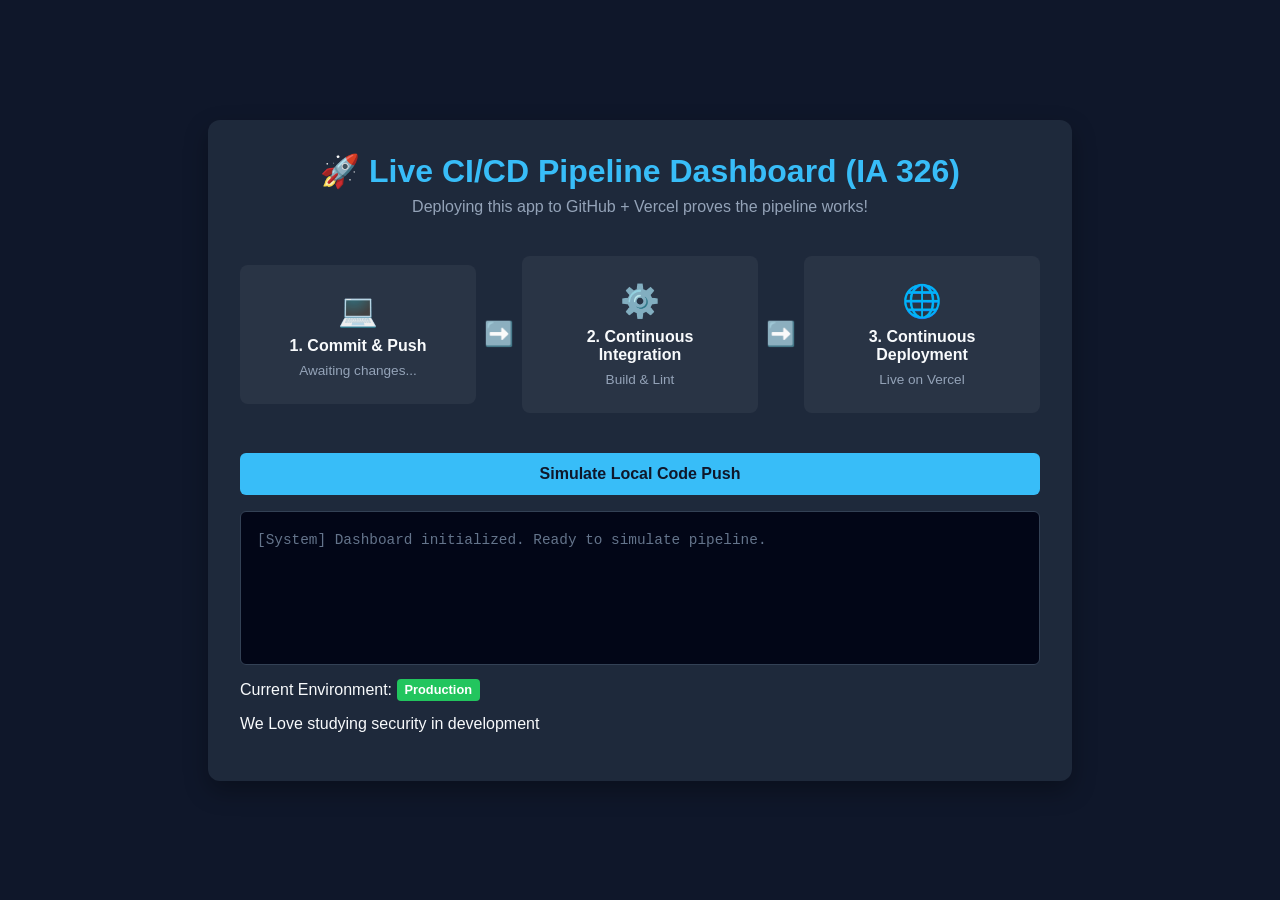
<file: index.html>
<!DOCTYPE html>
<html lang="en">
<head>
    <meta charset="UTF-8">
    <meta name="viewport" content="width=device-width, initial-scale=1.0">
    <title>CI/CD Pipeline Showcase (IA 326) </title>
    <link rel="stylesheet" href="style.css">
</head>
<body>
    <div class="container">
        <header>
            <h1>🚀 Live CI/CD Pipeline Dashboard (IA 326) </h1>
            <p>Deploying this app to GitHub + Vercel proves the pipeline works!</p>
        </header>

        <main>
            <section class="pipeline-visual">
                <div class="stage" id="stage-git">
                    <div class="icon">💻</div>
                    <h3>1. Commit & Push</h3>
                    <p class="status-text">Awaiting changes...</p>
                </div>
                <div class="arrow">➡️</div>
                <div class="stage" id="stage-ci">
                    <div class="icon">⚙️</div>
                    <h3>2. Continuous Integration</h3>
                    <p class="status-text">Build & Lint</p>
                </div>
                <div class="arrow">➡️</div>
                <div class="stage" id="stage-cd">
                    <div class="icon">🌐</div>
                    <h3>3. Continuous Deployment</h3>
                    <p class="status-text">Live on Vercel</p>
                </div>
            </section>

            <section class="controls">
                <button id="simulate-btn">Simulate Local Code Push</button>
                <div id="log-console">
                    <p class="system-msg">[System] Dashboard initialized. Ready to simulate pipeline.</p>
                </div>
            </section>
        </main>

        <footer>
            <p>Current Environment: <span class="badge production">Production</span></p>
            <p>We Love studying security in development</p>
        </footer>
    </div>
    <script src="script.js"></script>
</body>
</html>
</file>
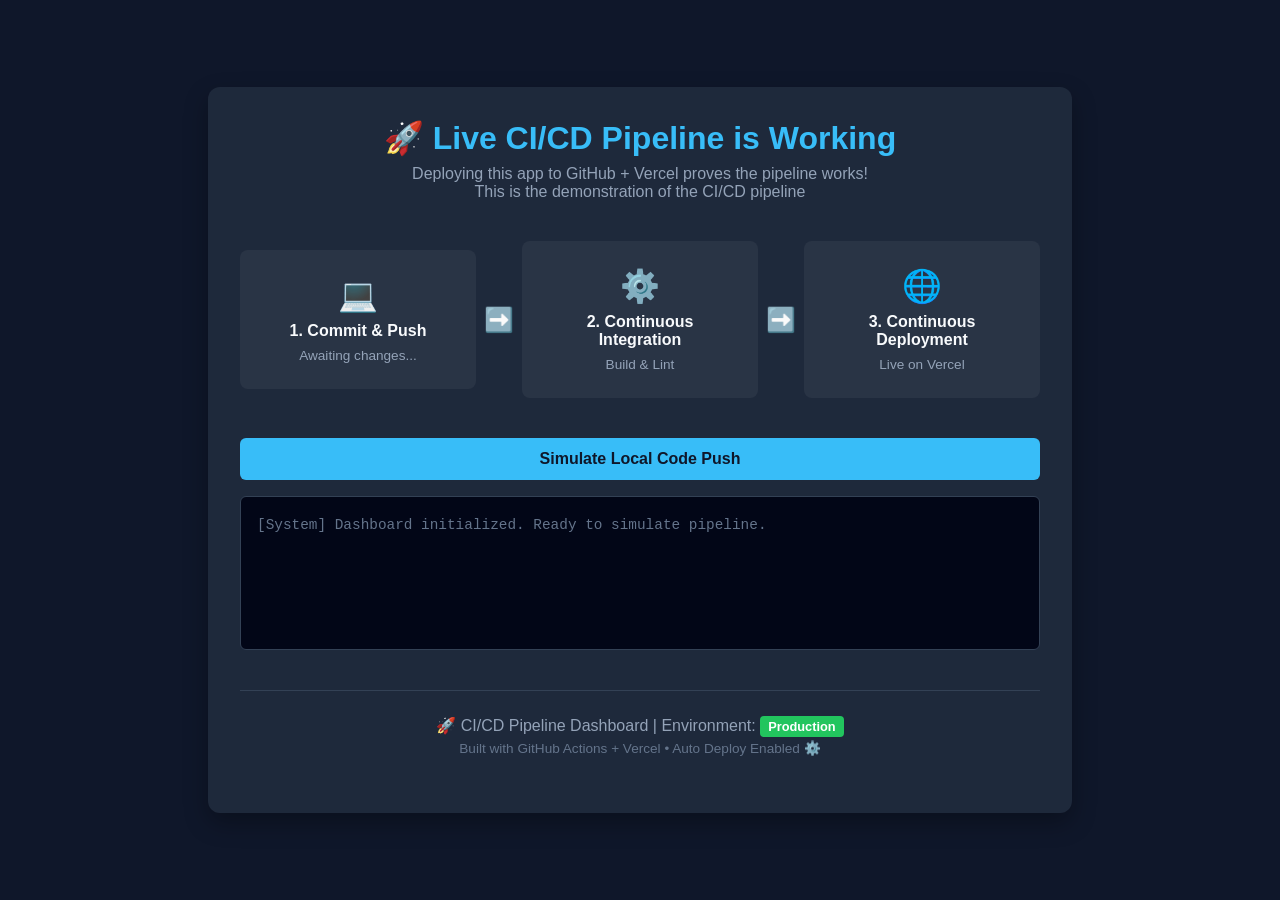
<file: ci-cd-main/index.html>
<!DOCTYPE html>
<html lang="en">
<head>
    <meta charset="UTF-8">
    <meta name="viewport" content="width=device-width, initial-scale=1.0">
    <title>CI/CD Pipeline Showcase</title>
    <link rel="stylesheet" href="style.css">
</head>
<body>
    <div class="container">
        <header>
        <h1>🚀 Live CI/CD Pipeline is Working</h1>
            <p>Deploying this app to GitHub + Vercel proves the pipeline works!</p>
            <p>This is the demonstration of the CI/CD pipeline</p>
        </header>

        <main>
            <section class="pipeline-visual">
                <div class="stage" id="stage-git">
                    <div class="icon">💻</div>
                    <h3>1. Commit & Push</h3>
                    <p class="status-text">Awaiting changes...</p>
                </div>
                <div class="arrow">➡️</div>
                <div class="stage" id="stage-ci">
                    <div class="icon">⚙️</div>
                    <h3>2. Continuous Integration</h3>
                    <p class="status-text">Build & Lint</p>
                </div>
                <div class="arrow">➡️</div>
                <div class="stage" id="stage-cd">
                    <div class="icon">🌐</div>
                    <h3>3. Continuous Deployment</h3>
                    <p class="status-text">Live on Vercel</p>
                </div>
            </section>

            <section class="controls">
                <button id="simulate-btn">Simulate Local Code Push</button>
                <div id="log-console">
                    <p class="system-msg">[System] Dashboard initialized. Ready to simulate pipeline.</p>
                </div>
            </section>
        </main>

       <footer class="footer">
    <div class="footer-content">
        <p>
            🚀 CI/CD Pipeline Dashboard |
            Environment:
            <span class="badge production">Production</span>
        </p>

        <p class="footer-subtext">
            Built with GitHub Actions + Vercel • Auto Deploy Enabled ⚙️
        </p>
    </div>
</footer>
    </div>
    <script src="script.js"></script>
</body>



</html>
</file>
<file: style.css>
:root {
    --bg-color: #0f172a;
    --card-bg: #1e293b;
    --text-main: #f8fafc;
    --text-muted: #94a3b8;
    --accent: #38bdf8;
    --success: #22c55e;
}

body {
    margin: 0;
    font-family: 'Segoe UI', Tahoma, Geneva, Verdana, sans-serif;
    background-color: var(--bg-color);
    color: var(--text-main);
    display: flex;
    justify-content: center;
    align-items: center;
    min-height: 100vh;
}

.container {
    width: 90%;
    max-width: 800px;
    background: var(--card-bg);
    padding: 2rem;
    border-radius: 12px;
    box-shadow: 0 10px 25px rgba(0,0,0,0.3);
}

header {
    text-align: center;
    margin-bottom: 2.5rem;
}

header h1 {
    margin: 0 0 0.5rem 0;
    color: var(--accent);
}

header p {
    color: var(--text-muted);
    margin: 0;
}

.pipeline-visual {
    display: flex;
    justify-content: space-between;
    align-items: center;
    margin-bottom: 2.5rem;
    flex-wrap: wrap;
}

.stage {
    background: rgba(255, 255, 255, 0.05);
    border: 2px solid transparent;
    padding: 1.5rem;
    border-radius: 8px;
    text-align: center;
    flex: 1;
    min-width: 160px;
    transition: all 0.3s ease;
}

.stage.active {
    border-color: var(--accent);
    background: rgba(56, 189, 248, 0.1);
}

.stage.success {
    border-color: var(--success);
    background: rgba(34, 197, 94, 0.1);
}

.stage .icon {
    font-size: 2rem;
    margin-bottom: 0.5rem;
}

.stage h3 {
    margin: 0 0 0.5rem 0;
    font-size: 1rem;
}

.stage p {
    margin: 0;
    font-size: 0.85rem;
    color: var(--text-muted);
}

.arrow {
    font-size: 1.5rem;
    color: var(--text-muted);
    padding: 0 0.5rem;
}

.controls {
    display: flex;
    flex-direction: column;
    gap: 1rem;
}

button {
    background: var(--accent);
    color: var(--bg-color);
    border: none;
    padding: 0.75rem 1.5rem;
    font-size: 1rem;
    font-weight: bold;
    border-radius: 6px;
    cursor: pointer;
    transition: background 0.2s;
}

button:hover {
    background: #7dd3fc;
}

button:disabled {
    background: var(--text-muted);
    cursor: not-allowed;
}

#log-console {
    background: #020617;
    border-radius: 6px;
    padding: 1rem;
    font-family: 'Courier New', Courier, monospace;
    font-size: 0.9rem;
    height: 120px;
    overflow-y: auto;
    border: 1px solid #334155;
}

#log-console p {
    margin: 0.25rem 0;
}

.system-msg { color: #64748b; }
.info-msg { color: #38bdf8; }
.success-msg { color: #22c55e; }

.badge {
    background: var(--success);
    color: white;
    padding: 0.2rem 0.5rem;
    border-radius: 4px;
    font-size: 0.8rem;
    font-weight: bold;
}
</file>
<file: ci-cd-main/style.css>
:root {
    --bg-color: #0f172a;
    --card-bg: #1e293b;
    --text-main: #f8fafc;
    --text-muted: #94a3b8;
    --accent: #38bdf8;
    --success: #22c55e;
}

body {
    margin: 0;
    font-family: 'Segoe UI', Tahoma, Geneva, Verdana, sans-serif;
    background-color: var(--bg-color);
    color: var(--text-main);
    display: flex;
    justify-content: center;
    align-items: center;
    min-height: 100vh;
}

.container {
    width: 90%;
    max-width: 800px;
    background: var(--card-bg);
    padding: 2rem;
    border-radius: 12px;
    box-shadow: 0 10px 25px rgba(0,0,0,0.3);
}

header {
    text-align: center;
    margin-bottom: 2.5rem;
}

header h1 {
    margin: 0 0 0.5rem 0;
    color: var(--accent);
}

header p {
    color: var(--text-muted);
    margin: 0;
}

.pipeline-visual {
    display: flex;
    justify-content: space-between;
    align-items: center;
    margin-bottom: 2.5rem;
    flex-wrap: wrap;
}

.stage {
    background: rgba(255, 255, 255, 0.05);
    border: 2px solid transparent;
    padding: 1.5rem;
    border-radius: 8px;
    text-align: center;
    flex: 1;
    min-width: 160px;
    transition: all 0.3s ease;
}

.stage.active {
    border-color: var(--accent);
    background: rgba(56, 189, 248, 0.1);
}

.stage.success {
    border-color: var(--success);
    background: rgba(34, 197, 94, 0.1);
}

.stage .icon {
    font-size: 2rem;
    margin-bottom: 0.5rem;
}

.stage h3 {
    margin: 0 0 0.5rem 0;
    font-size: 1rem;
}

.stage p {
    margin: 0;
    font-size: 0.85rem;
    color: var(--text-muted);
}

.arrow {
    font-size: 1.5rem;
    color: var(--text-muted);
    padding: 0 0.5rem;
}

.controls {
    display: flex;
    flex-direction: column;
    gap: 1rem;
}

button {
    background: var(--accent);
    color: var(--bg-color);
    border: none;
    padding: 0.75rem 1.5rem;
    font-size: 1rem;
    font-weight: bold;
    border-radius: 6px;
    cursor: pointer;
    transition: background 0.2s;
}

button:hover {
    background: #7dd3fc;
}

button:disabled {
    background: var(--text-muted);
    cursor: not-allowed;
}

#log-console {
    background: #020617;
    border-radius: 6px;
    padding: 1rem;
    font-family: 'Courier New', Courier, monospace;
    font-size: 0.9rem;
    height: 120px;
    overflow-y: auto;
    border: 1px solid #334155;
}

#log-console p {
    margin: 0.25rem 0;
}

.system-msg { color: #64748b; }
.info-msg { color: #38bdf8; }
.success-msg { color: #22c55e; }

.badge {
    background: var(--success);
    color: white;
    padding: 0.2rem 0.5rem;
    border-radius: 4px;
    font-size: 0.8rem;
    font-weight: bold;
}

.footer {
    margin-top: 40px;
    padding: 20px;
    border-top: 1px solid #334155;
    text-align: center;
    color: var(--text-muted);
}

.footer-content p {
    margin: 5px 0;
}

.footer-subtext {
    font-size: 0.85rem;
    color: #64748b;
}
</file>
